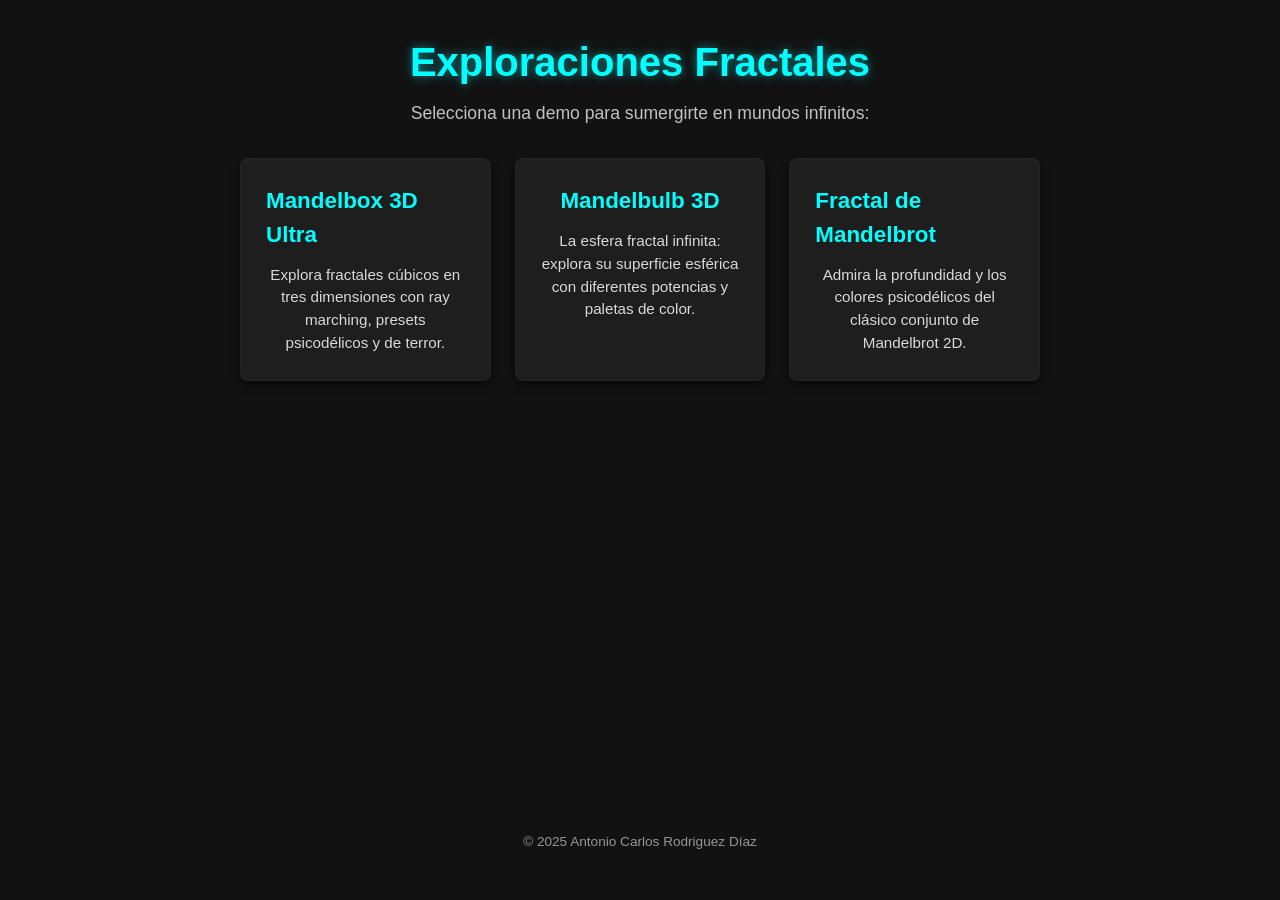
<file: index.html>
<!DOCTYPE html>
<html lang="es">
<head>
  <meta charset="UTF-8" />
  <meta name="viewport" content="width=device-width, initial-scale=1.0"/>
  <title>Fractales 3D – Portafolio</title>
  <style>
    /* Reset mínimo */
    * {
      box-sizing: border-box;
      margin: 0;
      padding: 0;
    }

    html, body {
      height: 100%;
    }

    body {
      font-family: 'Segoe UI', Tahoma, Geneva, Verdana, sans-serif;
      background: #121212;
      color: #eee;
      display: flex;
      flex-direction: column;
      align-items: center;
      justify-content: center;
      padding: 2rem;
      line-height: 1.5;
    }

    h1 {
      font-size: 2.5rem;
      margin-bottom: 0.5rem;
      color: #0ff;
      text-shadow: 0 0 10px rgba(0,255,255,0.5);
    }

    p {
      font-size: 1.1rem;
      opacity: 0.8;
    }

    .links {
      display: grid;
      grid-template-columns: repeat(auto-fit, minmax(220px, 1fr));
      gap: 1.5rem;
      width: 100%;
      max-width: 800px;
      margin-top: 2rem;
    }

    .card {
      background: #1e1e1e;
      border: 2px solid #222;
      border-radius: 8px;
      overflow: hidden;
      box-shadow: 0 4px 10px rgba(0,0,0,0.5);
      transition: transform 0.2s, border-color 0.2s, background 0.2s;
      text-decoration: none;
      color: inherit;
      display: flex;
      flex-direction: column;
      align-items: center;
      padding: 1.5rem;
    }

    .card:hover {
      transform: translateY(-5px);
      border-color: #0ff;
      background: #282828;
    }

    .card h2 {
      margin-bottom: 0.75rem;
      font-size: 1.4rem;
      color: #0ff;
    }

    .card p {
      text-align: center;
      font-size: 0.95rem;
      opacity: 0.9;
    }

    footer {
      margin-top: auto;
      padding: 1rem;
      font-size: 0.85rem;
      opacity: 0.6;
    }

    @media (max-width: 480px) {
      h1 {
        font-size: 2rem;
      }
      .card {
        padding: 1rem;
      }
    }
  </style>
</head>
<body>
  <h1>Exploraciones Fractales</h1>
  <p>Selecciona una demo para sumergirte en mundos infinitos:</p>

  <div class="links">
    <a href="mandelbox.html" class="card">
      <h2>Mandelbox 3D Ultra</h2>
      <p>Explora fractales cúbicos en tres dimensiones con ray marching, presets psicodélicos y de terror.</p>
    </a>
    <a href="mandelbulb.html" class="card">
      <h2>Mandelbulb 3D</h2>
      <p>La esfera fractal infinita: explora su superficie esférica con diferentes potencias y paletas de color.</p>
    </a>
    <a href="mandelbrot.html" class="card">
      <h2>Fractal de Mandelbrot</h2>
      <p>Admira la profundidad y los colores psicodélicos del clásico conjunto de Mandelbrot 2D.</p>
    </a>
  </div>

  <footer>
    &copy; 2025 Antonio Carlos Rodriguez Díaz
  </footer>
</body>
</html>
</file>
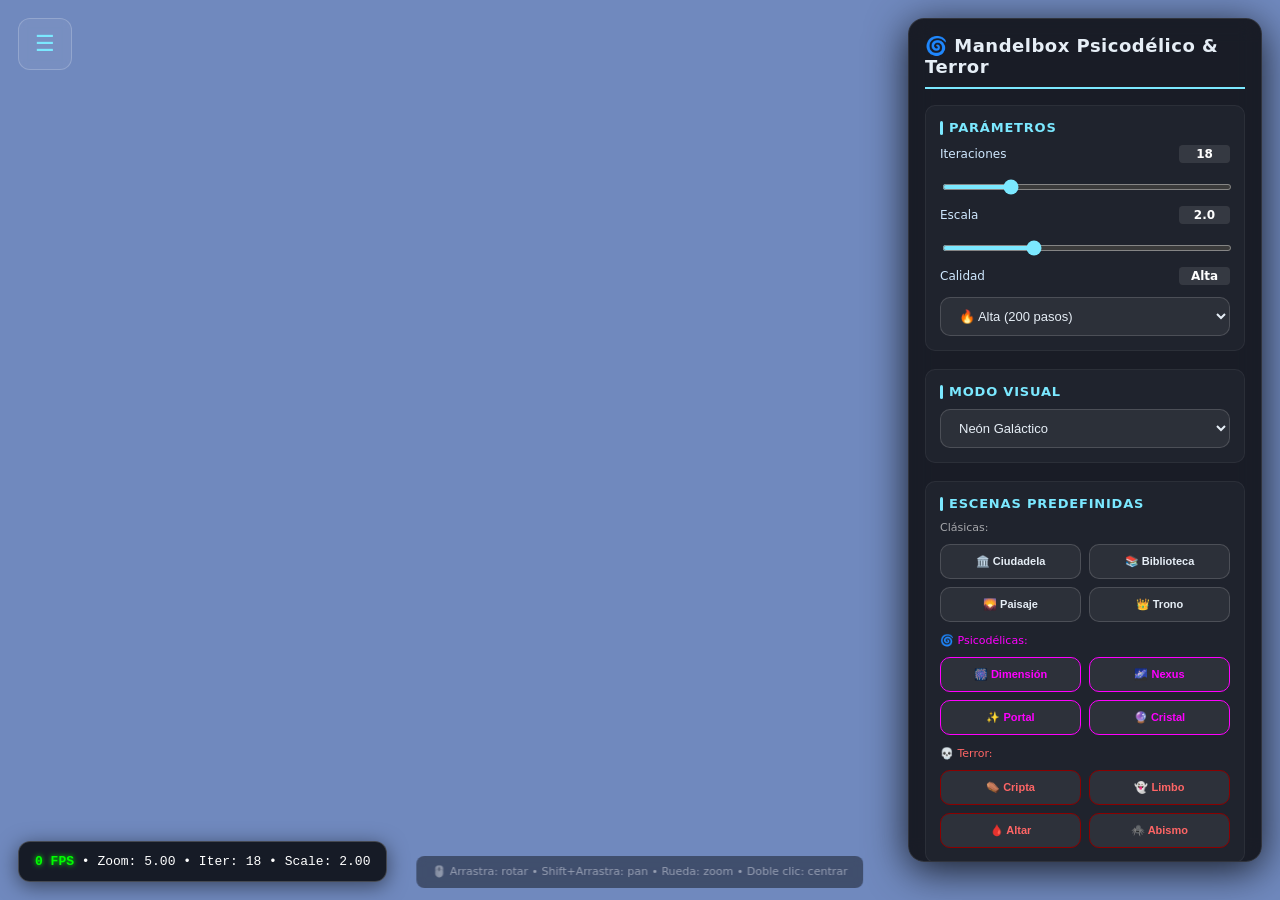
<file: mandelbox.html>
<!DOCTYPE html>
<html lang="es">
<head>
<meta charset="utf-8" />
<meta name="viewport" content="width=device-width,initial-scale=1" />
<title>Mandelbox 3D — Psicodélico & Terror Fractal</title>
<style>
:root{
  --ui-bg:rgba(10,10,12,0.85);
  --ui-accent:#7be8ff;
  --glass:rgba(255,255,255,0.06);
  --horror:#8b0000;
  --psyche:#ff00ff;
  --success:#00ff88;
}

html,body{
  height:100%;
  margin:0;
  background:#000;
  font-family:'Segoe UI',system-ui,Roboto,'Helvetica Neue',Arial;
  overflow:hidden;
}

canvas{
  display:block;
  width:100vw;
  height:100vh;
  cursor:grab;
}

canvas:active{
  cursor:grabbing;
}

/* ===== UI PANEL ===== */
#ui{
  position:fixed;
  right:18px;
  top:18px;
  backdrop-filter:blur(10px);
  background:var(--ui-bg);
  color:#e6eef6;
  padding:16px;
  border-radius:16px;
  box-shadow:0 8px 40px rgba(0,0,0,0.8);
  min-width:280px;
  max-width:320px;
  max-height:90vh;
  overflow-y:auto;
  transition:all 0.3s cubic-bezier(0.4, 0, 0.2, 1);
  border:1px solid rgba(255,255,255,0.1);
}

#ui::-webkit-scrollbar{
  width:8px;
}

#ui::-webkit-scrollbar-track{
  background:rgba(255,255,255,0.05);
  border-radius:4px;
}

#ui::-webkit-scrollbar-thumb{
  background:var(--ui-accent);
  border-radius:4px;
}

#ui h3{
  margin:0 0 16px 0;
  font-size:18px;
  font-weight:600;
  border-bottom:2px solid var(--ui-accent);
  padding-bottom:10px;
  letter-spacing:0.5px;
}

/* ===== SECTIONS ===== */
.section{
  margin-bottom:18px;
  padding:14px;
  background:rgba(255,255,255,0.03);
  border-radius:10px;
  border:1px solid rgba(255,255,255,0.05);
}

.section-title{
  font-size:13px;
  font-weight:600;
  color:var(--ui-accent);
  margin-bottom:10px;
  text-transform:uppercase;
  letter-spacing:0.8px;
  display:flex;
  align-items:center;
  gap:6px;
}

.section-title::before{
  content:'';
  width:3px;
  height:14px;
  background:var(--ui-accent);
  border-radius:2px;
}

/* ===== CONTROLS ===== */
.row{
  display:flex;
  gap:10px;
  align-items:center;
  margin-bottom:12px;
}

label{
  font-size:12px;
  color:#cfe8ff;
  flex:1;
  display:flex;
  justify-content:space-between;
  align-items:center;
}

label span{
  font-weight:600;
  color:#fff;
  background:rgba(255,255,255,0.1);
  padding:2px 8px;
  border-radius:4px;
  min-width:35px;
  text-align:center;
}

input[type=range]{
  width:100%;
  accent-color:var(--ui-accent);
  height:6px;
  border-radius:3px;
  background:rgba(255,255,255,0.1);
}

input[type=range]::-webkit-slider-thumb{
  width:16px;
  height:16px;
  border-radius:50%;
  cursor:pointer;
}

select,button{
  background:var(--glass);
  border:1px solid rgba(255,255,255,0.15);
  color:inherit;
  padding:10px 14px;
  border-radius:10px;
  cursor:pointer;
  transition:all 0.2s ease;
  font-size:13px;
  font-weight:500;
}

select:hover,button:hover{
  background:rgba(255,255,255,0.12);
  border-color:var(--ui-accent);
  transform:translateY(-1px);
}

select:active,button:active{
  transform:translateY(0);
}

button.active{
  background:var(--ui-accent);
  color:#000;
  font-weight:600;
  border-color:var(--ui-accent);
}

select{
  width:100%;
}

optgroup{
  background:#1a1a1f;
  font-weight:600;
  font-size:12px;
  padding:4px;
}

option{
  padding:8px;
  background:#0a0a0c;
}

/* ===== PRESET GRID ===== */
.preset-grid{
  display:grid;
  grid-template-columns:1fr 1fr;
  gap:8px;
  margin-top:10px;
}

.preset-btn{
  padding:10px 8px;
  font-size:11px;
  text-align:center;
  font-weight:600;
  transition:all 0.2s ease;
  position:relative;
  overflow:hidden;
}

.preset-btn::before{
  content:'';
  position:absolute;
  top:0;
  left:-100%;
  width:100%;
  height:100%;
  background:linear-gradient(90deg, transparent, rgba(255,255,255,0.2), transparent);
  transition:left 0.5s;
}

.preset-btn:hover::before{
  left:100%;
}

.preset-btn.psychedelic{
  border-color:var(--psyche) !important;
  color:var(--psyche);
}

.preset-btn.psychedelic:hover{
  background:rgba(255,0,255,0.2);
  box-shadow:0 0 15px rgba(255,0,255,0.3);
}

.preset-btn.horror{
  border-color:var(--horror) !important;
  color:#ff6666;
}

.preset-btn.horror:hover{
  background:rgba(139,0,0,0.2);
  box-shadow:0 0 15px rgba(139,0,0,0.3);
}

.preset-btn.active{
  background:var(--success);
  color:#000;
  border-color:var(--success);
  transform:scale(0.95);
}

/* ===== STATUS BAR ===== */
#status{
  position:fixed;
  left:18px;
  bottom:18px;
  background:rgba(0,0,0,0.8);
  color:#fff;
  padding:12px 16px;
  border-radius:12px;
  font-size:13px;
  font-family:'Courier New',monospace;
  border:1px solid rgba(255,255,255,0.2);
  backdrop-filter:blur(5px);
  box-shadow:0 4px 20px rgba(0,0,0,0.5);
}

.fps{
  color:#0f0;
  font-weight:bold;
  text-shadow:0 0 5px #0f0;
}

/* ===== MENU TOGGLE ===== */
#menuToggle{
  position:fixed;
  left:18px;
  top:18px;
  background:var(--glass);
  backdrop-filter:blur(5px);
  border-radius:12px;
  padding:12px 16px;
  border:1px solid rgba(255,255,255,0.2);
  color:var(--ui-accent);
  cursor:pointer;
  font-size:22px;
  transition:all 0.2s ease;
  z-index:1000;
}

#menuToggle:hover{
  background:rgba(255,255,255,0.15);
  transform:scale(1.1) rotate(90deg);
  box-shadow:0 0 20px rgba(123,232,255,0.5);
}

/* ===== FOOTER ===== */
footer{
  position:fixed;
  left:50%;
  transform:translateX(-50%);
  bottom:12px;
  color:rgba(255,255,255,0.5);
  font-size:11px;
  text-align:center;
  background:rgba(0,0,0,0.5);
  padding:8px 16px;
  border-radius:8px;
  backdrop-filter:blur(5px);
}

.small{
  font-size:11px;
  opacity:0.85;
  line-height:1.5;
}

/* ===== HELP TEXT ===== */
.help-text{
  margin-top:12px;
  padding-top:12px;
  border-top:1px solid rgba(255,255,255,0.1);
  color:rgba(255,255,255,0.6);
}

.help-text strong{
  color:var(--ui-accent);
  font-size:12px;
}

.help-text kbd{
  background:rgba(255,255,255,0.1);
  padding:2px 6px;
  border-radius:4px;
  font-family:monospace;
  font-size:11px;
  border:1px solid rgba(255,255,255,0.2);
}

/* ===== ANIMATIONS ===== */
@keyframes pulse{
  0%,100%{opacity:1;transform:scale(1)}
  50%{opacity:0.7;transform:scale(0.98)}
}

.pulsing{
  animation:pulse 2s infinite;
}

@keyframes fadeIn{
  from{opacity:0;transform:translateY(10px)}
  to{opacity:1;transform:translateY(0)}
}

#ui{
  animation:fadeIn 0.5s ease;
}

/* ===== RESPONSIVE ===== */
@media (max-width: 768px){
  #ui{
    right:10px;
    top:10px;
    min-width:260px;
    max-width:calc(100vw - 20px);
    padding:12px;
  }
  
  #menuToggle{
    left:10px;
    top:10px;
    padding:10px 14px;
  }
  
  #status{
    left:10px;
    bottom:10px;
    font-size:11px;
    padding:8px 12px;
  }
  
  footer{
    font-size:10px;
    padding:6px 12px;
  }
  
  .preset-grid{
    grid-template-columns:1fr;
  }
}
</style>
</head>
<body>
<canvas id="canvas"></canvas>

<button id="menuToggle" aria-label="Menú">☰</button>

<div id="ui">
  <h3>🌀 Mandelbox Psicodélico & Terror</h3>

  <!-- PARÁMETROS -->
  <div class="section">
    <div class="section-title">Parámetros</div>
    <div class="row">
      <label>Iteraciones <span id="iterLabel">18</span></label>
    </div>
    <input id="iterations" type="range" min="6" max="60" value="18" />
    
    <div class="row" style="margin-top:12px">
      <label>Escala <span id="scaleLabel">2.0</span></label>
    </div>
    <input id="scale" type="range" min="1.2" max="3.8" step="0.1" value="2.0" />
    
    <div class="row" style="margin-top:12px">
      <label>Calidad <span id="qualityLabel">Alta</span></label>
    </div>
    <select id="quality">
      <option value="high">🔥 Alta (200 pasos)</option>
      <option value="medium">⚡ Media (140 pasos)</option>
      <option value="low">💨 Baja (90 pasos)</option>
    </select>
  </div>

  <!-- MODO VISUAL -->
  <div class="section">
    <div class="section-title">Modo Visual</div>
    <select id="colorMode">
      <optgroup label="✨ Clásicos">
        <option value="0">Neón Galáctico</option>
        <option value="1">Fuego Lava</option>
        <option value="2">Océano Profundo</option>
        <option value="3">Alienígena</option>
      </optgroup>
      <optgroup label="🌈 Psicodélicos">
        <option value="4">Arcoíris Infinito</option>
        <option value="5">Vórtice Hipnótico</option>
        <option value="6">Plasma Cósmico</option>
        <option value="7">Ácido Cuántico</option>
      </optgroup>
      <optgroup label="💀 Terror Fractal">
        <option value="8">Sangre Coagulada</option>
        <option value="9">Vacío Abismal</option>
        <option value="10">Descomposición</option>
        <option value="11">Espectro Fantasmal</option>
      </optgroup>
    </select>
  </div>

  <!-- PRESETS -->
  <div class="section">
    <div class="section-title">Escenas Predefinidas</div>
    
    <div style="margin-bottom:10px;font-size:11px;color:rgba(255,255,255,0.6)">Clásicas:</div>
    <div class="preset-grid">
      <button class="preset-btn" data-preset="ciudadela">🏛️ Ciudadela</button>
      <button class="preset-btn" data-preset="biblioteca">📚 Biblioteca</button>
      <button class="preset-btn" data-preset="paisaje">🌄 Paisaje</button>
      <button class="preset-btn" data-preset="trono">👑 Trono</button>
    </div>

    <div style="margin:12px 0 10px 0;font-size:11px;color:#ff00ff">🌀 Psicodélicas:</div>
    <div class="preset-grid">
      <button class="preset-btn psychedelic" data-preset="psychedelic1">🎆 Dimensión</button>
      <button class="preset-btn psychedelic" data-preset="psychedelic2">🌌 Nexus</button>
      <button class="preset-btn psychedelic" data-preset="psychedelic3">✨ Portal</button>
      <button class="preset-btn psychedelic" data-preset="psychedelic4">🔮 Cristal</button>
    </div>

    <div style="margin:12px 0 10px 0;font-size:11px;color:#ff6666">💀 Terror:</div>
    <div class="preset-grid">
      <button class="preset-btn horror" data-preset="horror1">⚰️ Cripta</button>
      <button class="preset-btn horror" data-preset="horror2">👻 Limbo</button>
      <button class="preset-btn horror" data-preset="horror3">🩸 Altar</button>
      <button class="preset-btn horror" data-preset="horror4">🕷️ Abismo</button>
    </div>
  </div>

  <!-- CONTROL -->
  <div class="section">
    <div class="section-title">Control</div>
    <div class="row">
      <button id="reset" style="flex:1">🔄 Reiniciar</button>
      <button id="autoRotate" style="flex:1">🔄 Rotar</button>
    </div>
  </div>

  <!-- AYUDA -->
  <div class="help-text small">
    <strong>⌨️ Atajos:</strong><br>
    <kbd>U</kbd> UI • <kbd>C</kbd> Color • <kbd>+/-</kbd> Iter<br>
    <kbd>Q</kbd> Calidad • <kbd>S</kbd> Escala • <kbd>R</kbd> Rotar<br>
    <kbd>H</kbd> Ayuda completa
  </div>
</div>

<div id="status">Inicializando...</div>

<footer id="footer" class="small">
  🖱️ Arrastra: rotar • Shift+Arrastra: pan • Rueda: zoom • Doble clic: centrar
</footer>

<script src="assets/js/mandelbox.js"></script>
</body>
</html>
</file>
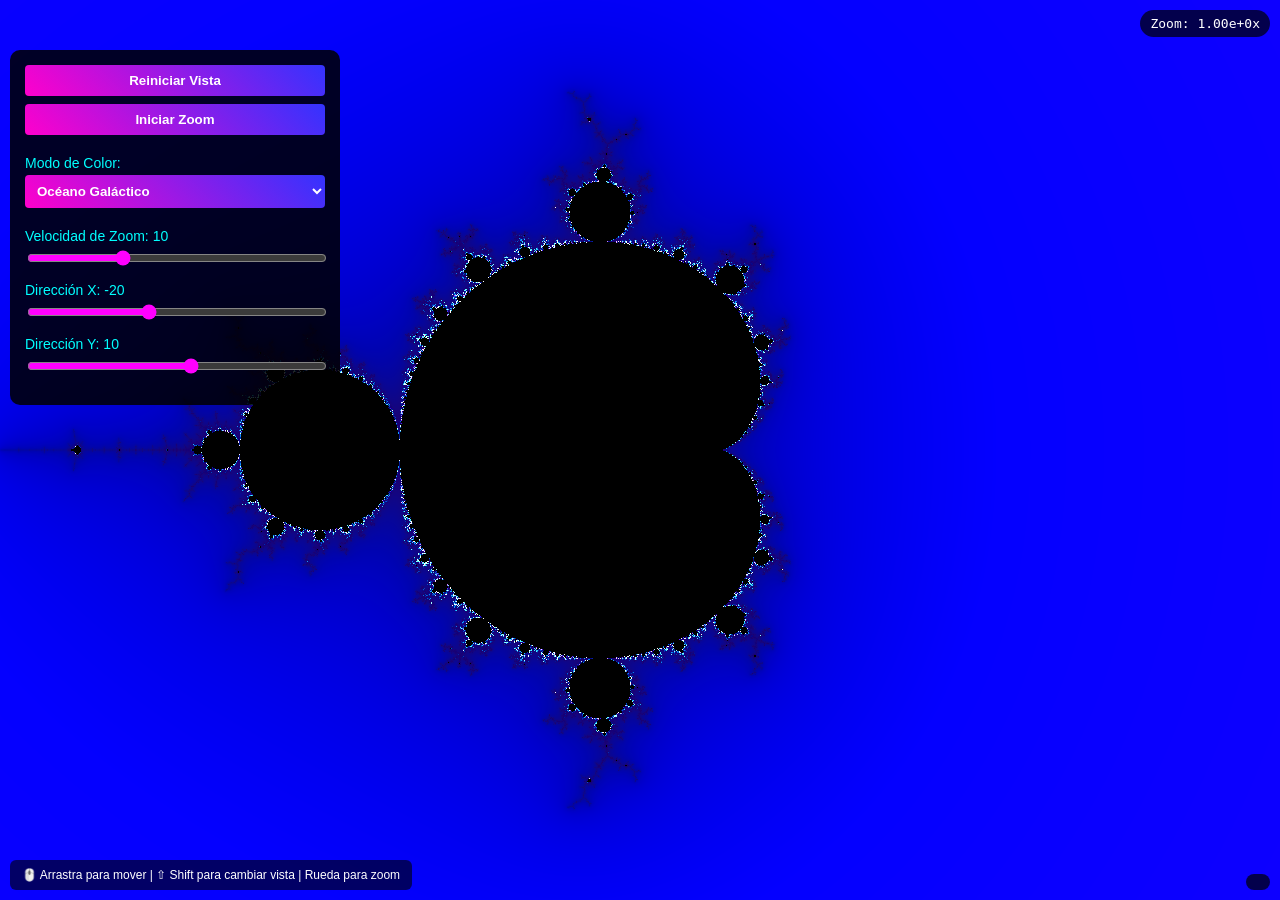
<file: mandelbrot.html>
<!DOCTYPE html>
<html lang="es">
<head>
  <meta charset="UTF-8" />
  <meta name="viewport" content="width=device-width, initial-scale=1.0" />
  <title>Mandelbrot 2D Psicodélico</title>
  <link rel="stylesheet" href="assets/css/mandelbrot.css" />
</head>
<body>
  <!-- Canvas -->
  <canvas id="mandelbrotCanvas"></canvas>

  <!-- Indicador de Zoom -->
  <div id="zoomLevel">Zoom: 1.00x</div>

  <!-- Botón de menú (visible solo en móvil) -->
  <button type="button" id="menuToggle" aria-label="Menú">☰</button>

  <!-- Controles -->
  <aside id="controls">
    <div class="control-group">
      <button type="button" id="resetView">Reiniciar Vista</button>
      <button type="button" id="toggleZoom">Iniciar Zoom</button>
    </div>
    <div class="control-group">
      <label for="colorMode">Modo de Color:</label>
      <select id="colorMode">
        <option value="0">Océano Galáctico</option>
        <option value="1">Fuego Cósmico</option>
        <option value="2">Psicodélico Extremo</option>
        <option value="3">Neón Alienígena</option>
        <option value="4">Verde Naturaleza</option>
      </select>
    </div>
    <div class="control-group">
      <label for="zoomSpeed">
        Velocidad de Zoom: <span id="zoomSpeedValue">10</span>
      </label>
      <input type="range" id="zoomSpeed" min="1" max="30" value="10" />
    </div>
    <div class="control-group">
      <label for="pathX">
        Dirección X: <span id="pathXValue">-20</span>
      </label>
      <input type="range" id="pathX" min="-100" max="100" value="-20" />
    </div>
    <div class="control-group">
      <label for="pathY">
        Dirección Y: <span id="pathYValue">10</span>
      </label>
      <input type="range" id="pathY" min="-100" max="100" value="10" />
    </div>
  </aside>

  <!-- Mensaje de ayuda -->
  <div id="info">
    🖱️ Arrastra para mover | ⇧ Shift para cambiar vista | Rueda para zoom
  </div>

  <!-- Estado de carga -->
  <div id="status">Cargando...</div>

  <!-- Scripts al final del body -->
  <script src="assets/js/mandelbrot.js"></script>
</body>
</html>
</file>
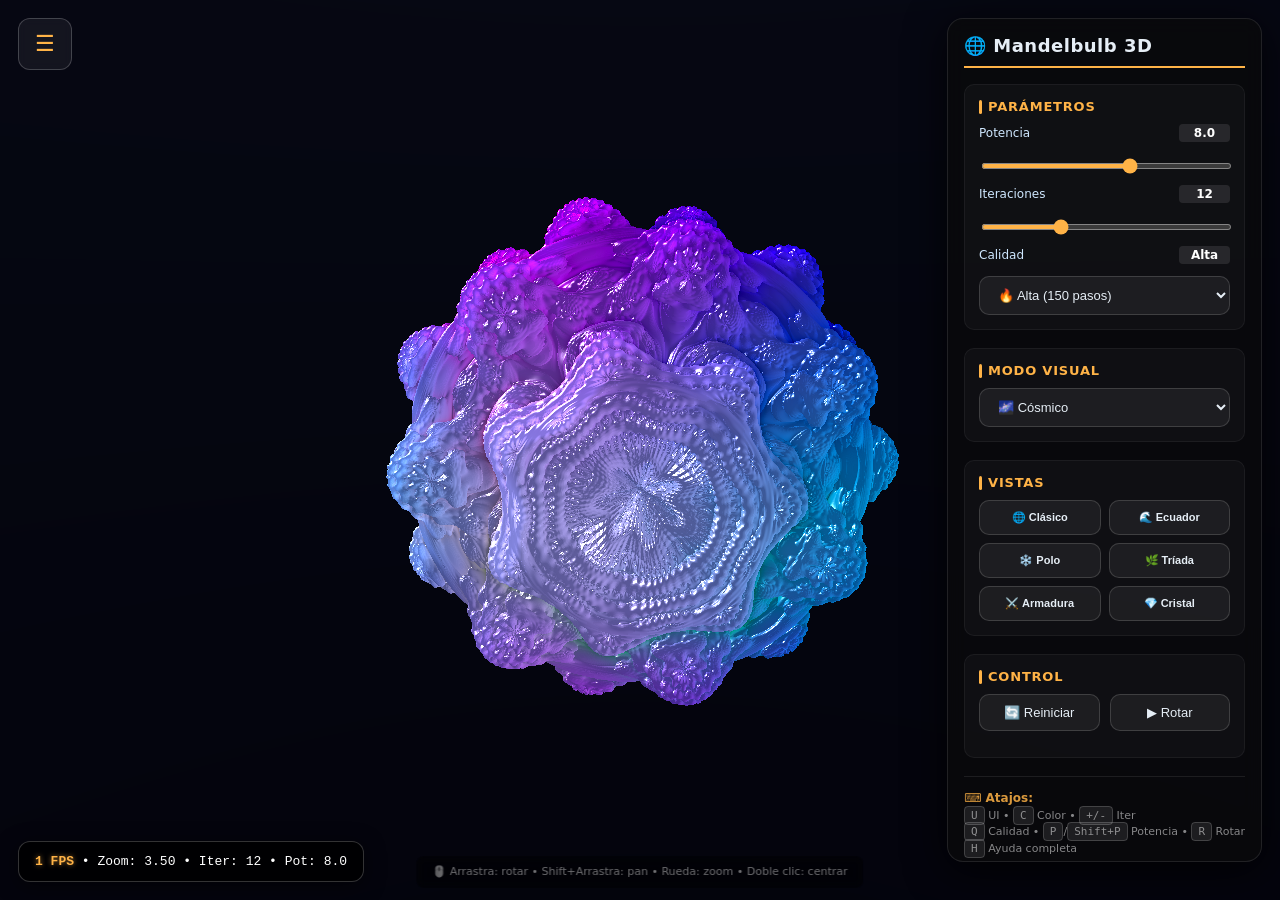
<file: mandelbulb.html>
<!DOCTYPE html>
<html lang="es">
<head>
<meta charset="utf-8" />
<meta name="viewport" content="width=device-width,initial-scale=1" />
<title>Mandelbulb 3D — Fractal Esférico</title>
<style>
:root{
  --ui-bg:rgba(10,10,12,0.85);
  --ui-accent:#ffb347;
  --glass:rgba(255,255,255,0.06);
  --success:#00ff88;
}

html,body{
  height:100%;
  margin:0;
  background:#000;
  font-family:'Segoe UI',system-ui,Roboto,'Helvetica Neue',Arial;
  overflow:hidden;
}

canvas{
  display:block;
  width:100vw;
  height:100vh;
  cursor:grab;
}
canvas:active{ cursor:grabbing; }

/* ===== UI PANEL ===== */
#ui{
  position:fixed;
  right:18px;
  top:18px;
  backdrop-filter:blur(10px);
  background:var(--ui-bg);
  color:#e6eef6;
  padding:16px;
  border-radius:16px;
  box-shadow:0 8px 40px rgba(0,0,0,0.8);
  min-width:280px;
  max-width:320px;
  max-height:90vh;
  overflow-y:auto;
  transition:all 0.3s cubic-bezier(0.4,0,0.2,1);
  border:1px solid rgba(255,255,255,0.1);
  animation:fadeIn 0.5s ease;
}

#ui::-webkit-scrollbar{ width:8px; }
#ui::-webkit-scrollbar-track{ background:rgba(255,255,255,0.05); border-radius:4px; }
#ui::-webkit-scrollbar-thumb{ background:var(--ui-accent); border-radius:4px; }

#ui h3{
  margin:0 0 16px;
  font-size:18px;
  font-weight:600;
  border-bottom:2px solid var(--ui-accent);
  padding-bottom:10px;
  letter-spacing:0.5px;
}

/* ===== SECTIONS ===== */
.section{
  margin-bottom:18px;
  padding:14px;
  background:rgba(255,255,255,0.03);
  border-radius:10px;
  border:1px solid rgba(255,255,255,0.05);
}

.section-title{
  font-size:13px;
  font-weight:600;
  color:var(--ui-accent);
  margin-bottom:10px;
  text-transform:uppercase;
  letter-spacing:0.8px;
  display:flex;
  align-items:center;
  gap:6px;
}

.section-title::before{
  content:'';
  width:3px;
  height:14px;
  background:var(--ui-accent);
  border-radius:2px;
}

/* ===== CONTROLS ===== */
.row{
  display:flex;
  gap:10px;
  align-items:center;
  margin-bottom:12px;
}

label{
  font-size:12px;
  color:#cfe8ff;
  flex:1;
  display:flex;
  justify-content:space-between;
  align-items:center;
}

label span{
  font-weight:600;
  color:#fff;
  background:rgba(255,255,255,0.1);
  padding:2px 8px;
  border-radius:4px;
  min-width:35px;
  text-align:center;
}

input[type=range]{
  width:100%;
  accent-color:var(--ui-accent);
  height:6px;
  border-radius:3px;
  background:rgba(255,255,255,0.1);
}

select,button{
  background:var(--glass);
  border:1px solid rgba(255,255,255,0.15);
  color:inherit;
  padding:10px 14px;
  border-radius:10px;
  cursor:pointer;
  transition:all 0.2s ease;
  font-size:13px;
  font-weight:500;
}

select:hover,button:hover{
  background:rgba(255,255,255,0.12);
  border-color:var(--ui-accent);
  transform:translateY(-1px);
}

button.active{
  background:var(--ui-accent);
  color:#000;
  font-weight:600;
  border-color:var(--ui-accent);
}

select{ width:100%; }

/* ===== PRESET GRID ===== */
.preset-grid{
  display:grid;
  grid-template-columns:1fr 1fr;
  gap:8px;
  margin-top:8px;
}

.preset-btn{
  padding:10px 8px;
  font-size:11px;
  text-align:center;
  font-weight:600;
  position:relative;
  overflow:hidden;
}

.preset-btn::before{
  content:'';
  position:absolute;
  top:0;
  left:-100%;
  width:100%;
  height:100%;
  background:linear-gradient(90deg,transparent,rgba(255,255,255,0.2),transparent);
  transition:left 0.5s;
}

.preset-btn:hover::before{ left:100%; }

.preset-btn.active{
  background:var(--success);
  color:#000;
  border-color:var(--success);
  transform:scale(0.95);
}

/* ===== STATUS ===== */
#status{
  position:fixed;
  left:18px;
  bottom:18px;
  background:rgba(0,0,0,0.8);
  color:#fff;
  padding:12px 16px;
  border-radius:12px;
  font-size:13px;
  font-family:'Courier New',monospace;
  border:1px solid rgba(255,255,255,0.2);
  backdrop-filter:blur(5px);
  box-shadow:0 4px 20px rgba(0,0,0,0.5);
}

.fps{
  color:var(--ui-accent);
  font-weight:bold;
  text-shadow:0 0 5px rgba(255,179,71,0.6);
}

/* ===== MENU TOGGLE ===== */
#menuToggle{
  position:fixed;
  left:18px;
  top:18px;
  background:var(--glass);
  backdrop-filter:blur(5px);
  border-radius:12px;
  padding:12px 16px;
  border:1px solid rgba(255,255,255,0.2);
  color:var(--ui-accent);
  cursor:pointer;
  font-size:22px;
  transition:all 0.2s ease;
  z-index:1000;
}

#menuToggle:hover{
  background:rgba(255,255,255,0.15);
  transform:scale(1.1) rotate(90deg);
  box-shadow:0 0 20px rgba(255,179,71,0.4);
}

/* ===== FOOTER ===== */
footer{
  position:fixed;
  left:50%;
  transform:translateX(-50%);
  bottom:12px;
  color:rgba(255,255,255,0.5);
  font-size:11px;
  text-align:center;
  background:rgba(0,0,0,0.5);
  padding:8px 16px;
  border-radius:8px;
  backdrop-filter:blur(5px);
}

.small{ font-size:11px; opacity:0.85; line-height:1.5; }

.help-text{
  margin-top:12px;
  padding-top:12px;
  border-top:1px solid rgba(255,255,255,0.1);
  color:rgba(255,255,255,0.6);
}

.help-text strong{ color:var(--ui-accent); font-size:12px; }

.help-text kbd{
  background:rgba(255,255,255,0.1);
  padding:2px 6px;
  border-radius:4px;
  font-family:monospace;
  font-size:11px;
  border:1px solid rgba(255,255,255,0.2);
}

/* ===== HELP OVERLAY ===== */
#helpOverlay{
  display:none;
  position:fixed;
  inset:0;
  background:rgba(0,0,0,0.72);
  z-index:3000;
  align-items:center;
  justify-content:center;
  backdrop-filter:blur(6px);
}

#helpOverlay.visible{ display:flex; }

.help-modal{
  background:var(--ui-bg);
  border:1px solid rgba(255,255,255,0.15);
  border-radius:16px;
  padding:26px 28px;
  min-width:320px;
  max-width:90vw;
  position:relative;
  color:#e6eef6;
  animation:fadeIn 0.25s ease;
}

.help-modal h3{
  margin:0 0 16px;
  font-size:17px;
  color:var(--ui-accent);
  border-bottom:2px solid var(--ui-accent);
  padding-bottom:10px;
}

.help-section{ margin-bottom:14px; }

.help-section strong{
  display:block;
  font-size:11px;
  color:var(--ui-accent);
  text-transform:uppercase;
  letter-spacing:0.8px;
  margin-bottom:8px;
}

.help-section table{ width:100%; border-collapse:collapse; font-size:13px; }
.help-section td{ padding:4px 8px; }
.help-section td:first-child{ white-space:nowrap; opacity:0.85; width:130px; }

#helpClose{
  position:absolute;
  top:12px;
  right:12px;
  background:rgba(255,255,255,0.1);
  border:1px solid rgba(255,255,255,0.2);
  color:#e6eef6;
  border-radius:8px;
  padding:3px 10px;
  font-size:15px;
  cursor:pointer;
  width:auto;
  min-width:unset;
}

#helpClose:hover{ background:rgba(255,255,255,0.2); border-color:var(--ui-accent); }

/* ===== ANIMATIONS ===== */
@keyframes fadeIn{
  from{ opacity:0; transform:translateY(10px); }
  to{   opacity:1; transform:translateY(0); }
}

/* ===== RESPONSIVE ===== */
@media (max-width:768px){
  #ui{ right:10px; top:10px; min-width:260px; max-width:calc(100vw - 20px); padding:12px; }
  #menuToggle{ left:10px; top:10px; padding:10px 14px; }
  #status{ left:10px; bottom:10px; font-size:11px; padding:8px 12px; }
  footer{ font-size:10px; padding:6px 12px; }
  .preset-grid{ grid-template-columns:1fr; }
}
</style>
</head>
<body>

<canvas id="canvas"></canvas>

<button type="button" id="menuToggle" aria-label="Menú">☰</button>

<div id="ui">
  <h3>🌐 Mandelbulb 3D</h3>

  <div class="section">
    <div class="section-title">Parámetros</div>
    <div class="row">
      <label>Potencia <span id="powerLabel">8.0</span></label>
    </div>
    <input id="power" type="range" min="2" max="12" step="0.5" value="8" />

    <div class="row" style="margin-top:12px">
      <label>Iteraciones <span id="iterLabel">12</span></label>
    </div>
    <input id="iterations" type="range" min="4" max="30" value="12" />

    <div class="row" style="margin-top:12px">
      <label>Calidad <span id="qualityLabel">Alta</span></label>
    </div>
    <select id="quality">
      <option value="high">🔥 Alta (150 pasos)</option>
      <option value="medium">⚡ Media (100 pasos)</option>
      <option value="low">💨 Baja (60 pasos)</option>
    </select>
  </div>

  <div class="section">
    <div class="section-title">Modo Visual</div>
    <select id="colorMode">
      <option value="0">🌌 Cósmico</option>
      <option value="1">🌋 Lava Ardiente</option>
      <option value="2">💚 Esmeralda</option>
      <option value="3">👽 Alienígena</option>
      <option value="4">🌈 Arcoíris</option>
      <option value="5">👻 Espectral</option>
    </select>
  </div>

  <div class="section">
    <div class="section-title">Vistas</div>
    <div class="preset-grid">
      <button type="button" class="preset-btn" data-preset="clasico">🌐 Clásico</button>
      <button type="button" class="preset-btn" data-preset="ecuador">🌊 Ecuador</button>
      <button type="button" class="preset-btn" data-preset="polo">❄️ Polo</button>
      <button type="button" class="preset-btn" data-preset="triada">🌿 Tríada</button>
      <button type="button" class="preset-btn" data-preset="armadura">⚔️ Armadura</button>
      <button type="button" class="preset-btn" data-preset="cristal">💎 Cristal</button>
    </div>
  </div>

  <div class="section">
    <div class="section-title">Control</div>
    <div class="row">
      <button type="button" id="reset" style="flex:1">🔄 Reiniciar</button>
      <button type="button" id="autoRotate" style="flex:1">▶ Rotar</button>
    </div>
  </div>

  <div class="help-text small">
    <strong>⌨️ Atajos:</strong><br>
    <kbd>U</kbd> UI &bull; <kbd>C</kbd> Color &bull; <kbd>+/-</kbd> Iter<br>
    <kbd>Q</kbd> Calidad &bull; <kbd>P</kbd>/<kbd>Shift+P</kbd> Potencia &bull; <kbd>R</kbd> Rotar<br>
    <kbd>H</kbd> Ayuda completa
  </div>
</div>

<div id="status">Inicializando...</div>

<footer id="footer" class="small">
  🖱️ Arrastra: rotar &bull; Shift+Arrastra: pan &bull; Rueda: zoom &bull; Doble clic: centrar
</footer>

<div id="helpOverlay">
  <div class="help-modal">
    <button type="button" id="helpClose">✕</button>
    <h3>🎮 Controles — Mandelbulb 3D</h3>
    <div class="help-section">
      <strong>⌨️ Teclado</strong>
      <table>
        <tr><td><kbd>U</kbd></td><td>Mostrar/ocultar UI</td></tr>
        <tr><td><kbd>C</kbd></td><td>Cambiar paleta de color</td></tr>
        <tr><td><kbd>+</kbd> / <kbd>-</kbd></td><td>Aumentar/reducir iteraciones</td></tr>
        <tr><td><kbd>Q</kbd></td><td>Cambiar calidad</td></tr>
        <tr><td><kbd>P</kbd> / <kbd>Shift+P</kbd></td><td>Subir/bajar potencia</td></tr>
        <tr><td><kbd>R</kbd></td><td>Rotación automática</td></tr>
        <tr><td><kbd>H</kbd></td><td>Esta ayuda</td></tr>
      </table>
    </div>
    <div class="help-section">
      <strong>🖱️ Ratón</strong>
      <table>
        <tr><td>Arrastrar</td><td>Rotar cámara</td></tr>
        <tr><td>Shift + Arrastrar</td><td>Mover cámara (pan)</td></tr>
        <tr><td>Rueda</td><td>Zoom</td></tr>
        <tr><td>Doble clic</td><td>Centrar en origen</td></tr>
      </table>
    </div>
    <div class="help-section">
      <strong>💡 Sobre el Mandelbulb</strong>
      <p style="font-size:12px;opacity:0.75;line-height:1.6;margin:4px 0 0">
        Extensión esférica 3D del conjunto de Mandelbrot.<br>
        La <em>Potencia</em> (n) define cuántas «ramas» emergen.<br>
        Power 8 es el clásico; prueba 3, 5 o 10 para formas distintas.
      </p>
    </div>
  </div>
</div>

<script src="assets/js/mandelbulb.js"></script>
</body>
</html>
</file>
<file: assets/css/mandelbrot.css>
body {
  margin: 0;
  overflow: hidden;
  background-color: #000;
  color: white;
  font-family: sans-serif;
}

canvas {
  display: block;
  width: 100vw;
  height: 100vh;
  cursor: grab;
}

/* Por defecto (desktop): panel visible, botón oculto */
#controls {
  position: absolute;
  top: 50px;
  left: 10px;
  width: 300px;
  background-color: rgba(0, 0, 0, 0.85);
  border-radius: 10px;
  padding: 15px;
  z-index: 10;
  display: block;
  transition: all 0.3s ease;
}

#menuToggle {
  position: absolute;
  top: 10px;
  left: 10px;
  font-size: 24px;
  background: rgba(0, 0, 0, 0.7);
  color: white;
  border: 2px solid #0ff;
  border-radius: 6px;
  padding: 5px 10px;
  z-index: 20;
  display: none;
}

#zoomLevel {
  position: absolute;
  top: 10px;
  right: 10px;
  background: rgba(0, 0, 0, 0.7);
  padding: 6px 10px;
  border-radius: 20px;
  font-family: monospace;
  z-index: 100;
}

.control-group {
  margin-bottom: 12px;
}

label {
  display: block;
  margin-bottom: 4px;
  font-size: 14px;
  color: #0ff;
}

input[type="range"] {
  width: 100%;
  accent-color: #f0f;
}

select,
button {
  width: 100%;
  padding: 8px;
  margin-bottom: 8px;
  border: none;
  border-radius: 4px;
  background: linear-gradient(45deg, #ff00cc, #3333ff);
  color: white;
  font-weight: bold;
  cursor: pointer;
}

button:hover {
  background: linear-gradient(45deg, #ff33cc, #3366ff);
}

/* Móvil: botón visible, panel oculto */
@media (max-width: 600px) {
  #menuToggle {
    display: block;
  }
  #controls {
    display: none;
  }
  /* Si el JS añade la clase .open al panel, lo mostramos */
  #controls.open {
    display: block;
  }

  #controls {
    width: 90%;
    max-width: 320px;
    left: 50%;
    transform: translateX(-50%);
  }

  button,
  select {
    font-size: 14px;
  }
}

#info {
  position: absolute;
  bottom: 10px;
  left: 10px;
  font-size: 12px;
  background: rgba(0, 0, 0, 0.6);
  padding: 8px 12px;
  border-radius: 6px;
  z-index: 5;
}

#status {
  position: absolute;
  right: 10px;
  bottom: 10px;
  background: rgba(0, 0, 0, 0.7);
  padding: 8px 12px;
  border-radius: 20px;
  font-family: monospace;
  font-size: 12px;
  z-index: 101;
}

/* Ocultar ayuda en pantallas pequeñas */
@media (max-width: 768px) {
  #info {
    display: none;
  }
}
</file>
